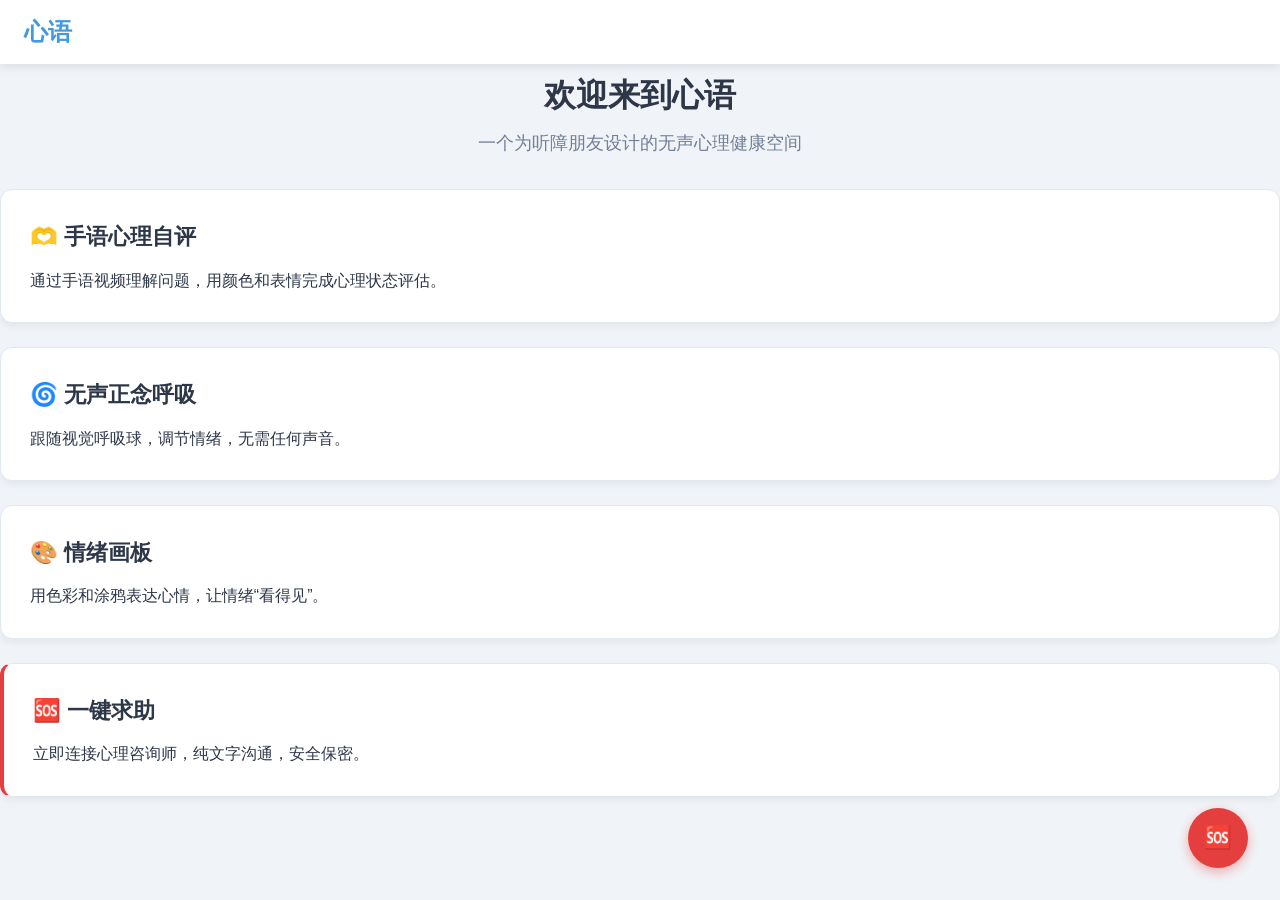
<file: index.html>
<!-- 首页（入口） -->
<!DOCTYPE html>
<html lang="zh-CN">
<head>
  <meta charset="UTF-8" />
  <meta name="viewport" content="width=device-width, initial-scale=1.0"/>
  <title>心语 · 无障碍心理健康平台</title>
  <link rel="stylesheet" href="css/style.css" />
</head>
<body>
  <!-- 固定头部 -->
  <header>
    <div class="logo">心语</div>
  </header>

  <!-- 一键求助悬浮按钮 -->
  <div class="help-btn" aria-label="一键求助" onclick="location.href='help.html'">
    🆘
  </div>

  <!-- 主内容区 -->
  <div class="container">
    <h1 class="page-title">欢迎来到心语</h1>
    <p class="subtitle">一个为听障朋友设计的无声心理健康空间</p>

    <!-- 功能卡片 -->
    <div class="card feature-card" onclick="goTo('self-assessment.html')">
      <h2>🫶 手语心理自评</h2>
      <p>通过手语视频理解问题，用颜色和表情完成心理状态评估。</p>
    </div>

    <div class="card feature-card" onclick="goTo('mindfulness.html')">
      <h2>🌀 无声正念呼吸</h2>
      <p>跟随视觉呼吸球，调节情绪，无需任何声音。</p>
    </div>

    <div class="card feature-card" onclick="goTo('emotion-canvas.html')">
      <h2>🎨 情绪画板</h2>
      <p>用色彩和涂鸦表达心情，让情绪“看得见”。</p>
    </div>

    <div class="card feature-card emergency" onclick="goTo('help.html')">
      <h2>🆘 一键求助</h2>
      <p>立即连接心理咨询师，纯文字沟通，安全保密。</p>
    </div>
  </div>

  <script>
    // 卡片点击跳转
    function goTo(page) {
      window.location.href = page;
    }

    // 键盘可访问性：回车/空格触发卡片
    document.querySelectorAll('.feature-card').forEach(card => {
      card.tabIndex = 0; // 使 div 可聚焦
      card.addEventListener('keydown', (e) => {
        if (e.key === 'Enter' || e.key === ' ') {
          e.preventDefault();
          card.click();
        }
      });
    });
  </script>
</body>
</html>
</file>
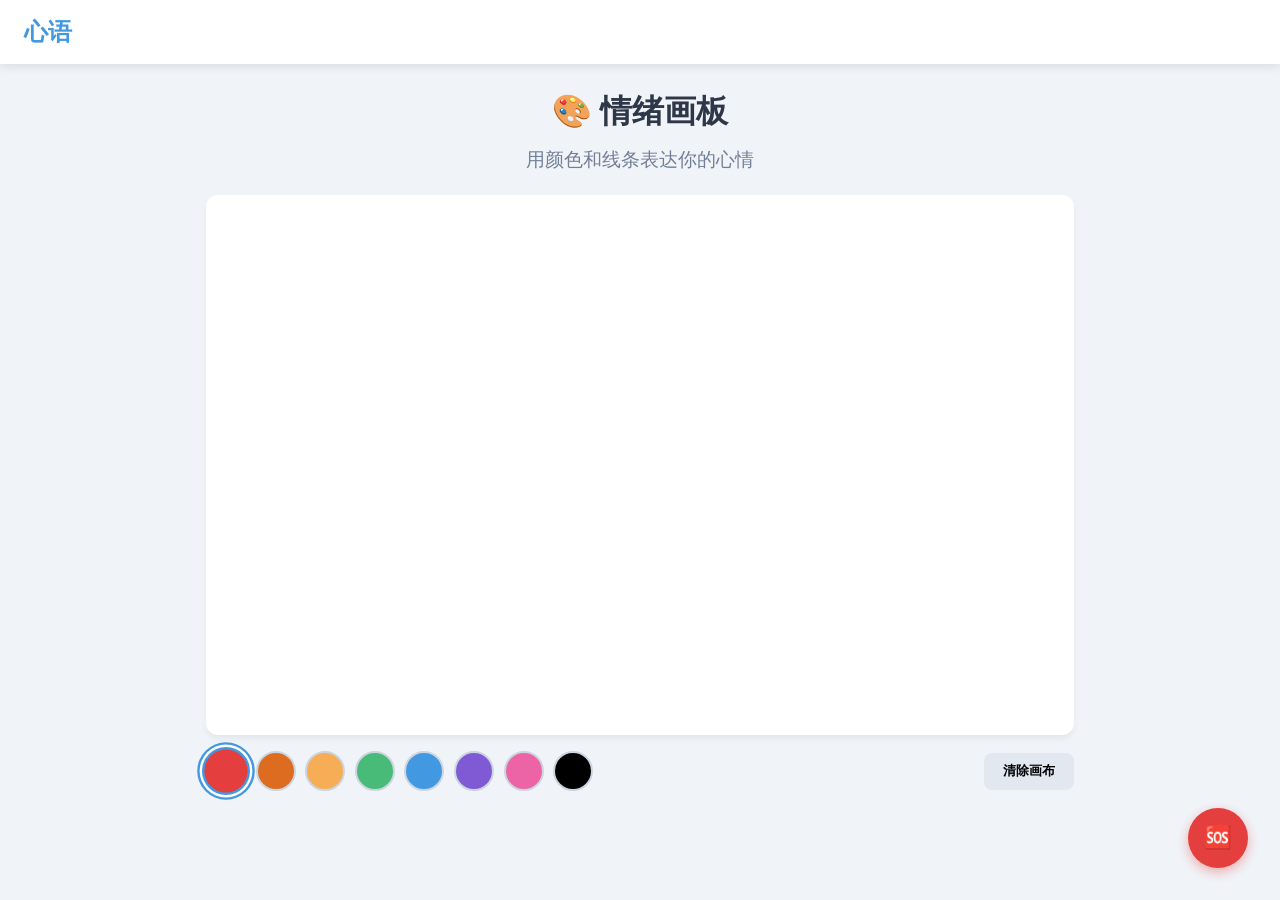
<file: emotion-canvas.html>
<!-- 视觉化情绪画板页 -->
 <!DOCTYPE html>
<html lang="zh-CN">
<head>
  <meta charset="UTF-8" />
  <meta name="viewport" content="width=device-width, initial-scale=1.0"/>
  <title>情绪画板 · 心语</title>
  <link rel="stylesheet" href="css/style.css" />
  <style>
    .canvas-container {
      max-width: 900px;
      margin: 0 auto;
      padding: 1rem;
    }

    .guide {
      text-align: center;
      margin-bottom: 1.2rem;
      color: var(--text-light);
      font-size: 1.2rem;
    }

    #drawing-canvas {
      width: 100%;
      height: 60vh;
      background-color: white;
      border-radius: 12px;
      box-shadow: 0 4px 6px rgba(0,0,0,0.05);
      cursor: crosshair;
      display: block;
    }

    .controls {
      display: flex;
      justify-content: space-between;
      align-items: center;
      margin-top: 1rem;
    }

    .color-palette {
      display: flex;
      gap: 0.6rem;
      flex-wrap: wrap;
    }

    .color-btn {
      width: 40px;
      height: 40px;
      border-radius: 50%;
      border: 2px solid #cbd5e0;
      cursor: pointer;
      transition: transform 0.15s;
    }

    .color-btn.active {
      transform: scale(1.2);
      border-color: var(--accent-blue);
      box-shadow: 0 0 0 2px white, 0 0 0 4px var(--accent-blue);
    }

    .clear-btn {
      padding: 0.6rem 1.2rem;
      background-color: #e2e8f0;
      border: none;
      border-radius: 8px;
      font-weight: bold;
      cursor: pointer;
    }

    .clear-btn:hover {
      background-color: #cbd5e0;
    }
  </style>
</head>
<body>
  <header>
    <div class="logo">心语</div>
  </header>

  <div class="help-btn" aria-label="一键求助" onclick="location.href='help.html'">🆘</div>

  <div class="canvas-container">
    <h1 style="text-align:center; margin-bottom: 0.5rem;">🎨 情绪画板</h1>
    <p class="guide">用颜色和线条表达你的心情</p>

    <canvas id="drawing-canvas"></canvas>

    <div class="controls">
      <div class="color-palette" id="color-palette">
        <!-- 颜色将由 JS 动态生成 -->
      </div>
      <button class="clear-btn" onclick="clearCanvas()">清除画布</button>
    </div>
  </div>

  <script>
    // 配置
    const colors = [
      '#e53e3e', // 红 - 愤怒/焦虑
      '#dd6b20', // 橙 - 紧张
      '#f6ad55', // 黄 - 不安
      '#48bb78', // 绿 - 平静
      '#4299e1', // 蓝 - 安宁
      '#805ad5', // 紫 - 孤独
      '#ed64a6', // 粉 - 温柔
      '#000000'  // 黑 - 压抑
    ];

    let currentColor = colors[0];
    let isDrawing = false;
    let lastX = 0;
    let lastY = 0;

    const canvas = document.getElementById('drawing-canvas');
    const ctx = canvas.getContext('2d');
    const colorPalette = document.getElementById('color-palette');

    // 设置 canvas 实际分辨率（避免模糊）
    function resizeCanvas() {
      const displayWidth = canvas.clientWidth;
      const displayHeight = canvas.clientHeight;
      canvas.width = displayWidth * window.devicePixelRatio;
      canvas.height = displayHeight * window.devicePixelRatio;
      ctx.scale(window.devicePixelRatio, window.devicePixelRatio);
      ctx.lineCap = 'round';
      ctx.lineJoin = 'round';
      ctx.lineWidth = 4;
    }

    window.addEventListener('load', () => {
      resizeCanvas();
      initColorPalette();
    });

    window.addEventListener('resize', () => {
      resizeCanvas();
    });

    // 初始化颜色选择器
    function initColorPalette() {
      colorPalette.innerHTML = '';
      colors.forEach(color => {
        const btn = document.createElement('div');
        btn.className = 'color-btn';
        btn.style.backgroundColor = color;
        btn.setAttribute('aria-label', `选择颜色 ${color}`);
        btn.onclick = () => {
          currentColor = color;
          document.querySelectorAll('.color-btn').forEach(b => b.classList.remove('active'));
          btn.classList.add('active');
        };
        if (color === currentColor) {
          btn.classList.add('active');
        }
        colorPalette.appendChild(btn);
      });
    }

    // 绘图事件
    function startDrawing(e) {
      isDrawing = true;
      [lastX, lastY] = getCoordinates(e);
    }

    function draw(e) {
      if (!isDrawing) return;
      const [x, y] = getCoordinates(e);
      ctx.strokeStyle = currentColor;
      ctx.beginPath();
      ctx.moveTo(lastX, lastY);
      ctx.lineTo(x, y);
      ctx.stroke();
      [lastX, lastY] = [x, y];
    }

    function stopDrawing() {
      isDrawing = false;
    }

    function getCoordinates(e) {
      let x, y;
      if (e.type.includes('touch')) {
        const touch = e.touches[0] || e.changedTouches[0];
        const rect = canvas.getBoundingClientRect();
        x = touch.clientX - rect.left;
        y = touch.clientY - rect.top;
      } else {
        const rect = canvas.getBoundingClientRect();
        x = e.clientX - rect.left;
        y = e.clientY - rect.top;
      }
      return [x, y];
    }

    // 绑定事件（支持鼠标和触屏）
    canvas.addEventListener('mousedown', startDrawing);
    canvas.addEventListener('mousemove', draw);
    canvas.addEventListener('mouseup', stopDrawing);
    canvas.addEventListener('mouseout', stopDrawing);

    canvas.addEventListener('touchstart', (e) => {
      e.preventDefault();
      startDrawing(e);
    });
    canvas.addEventListener('touchmove', (e) => {
      e.preventDefault();
      draw(e);
    });
    canvas.addEventListener('touchend', stopDrawing);

    // 清除画布
    function clearCanvas() {
      ctx.clearRect(0, 0, canvas.width / window.devicePixelRatio, canvas.height / window.devicePixelRatio);
    }
  </script>
</body>
</html>
</file>
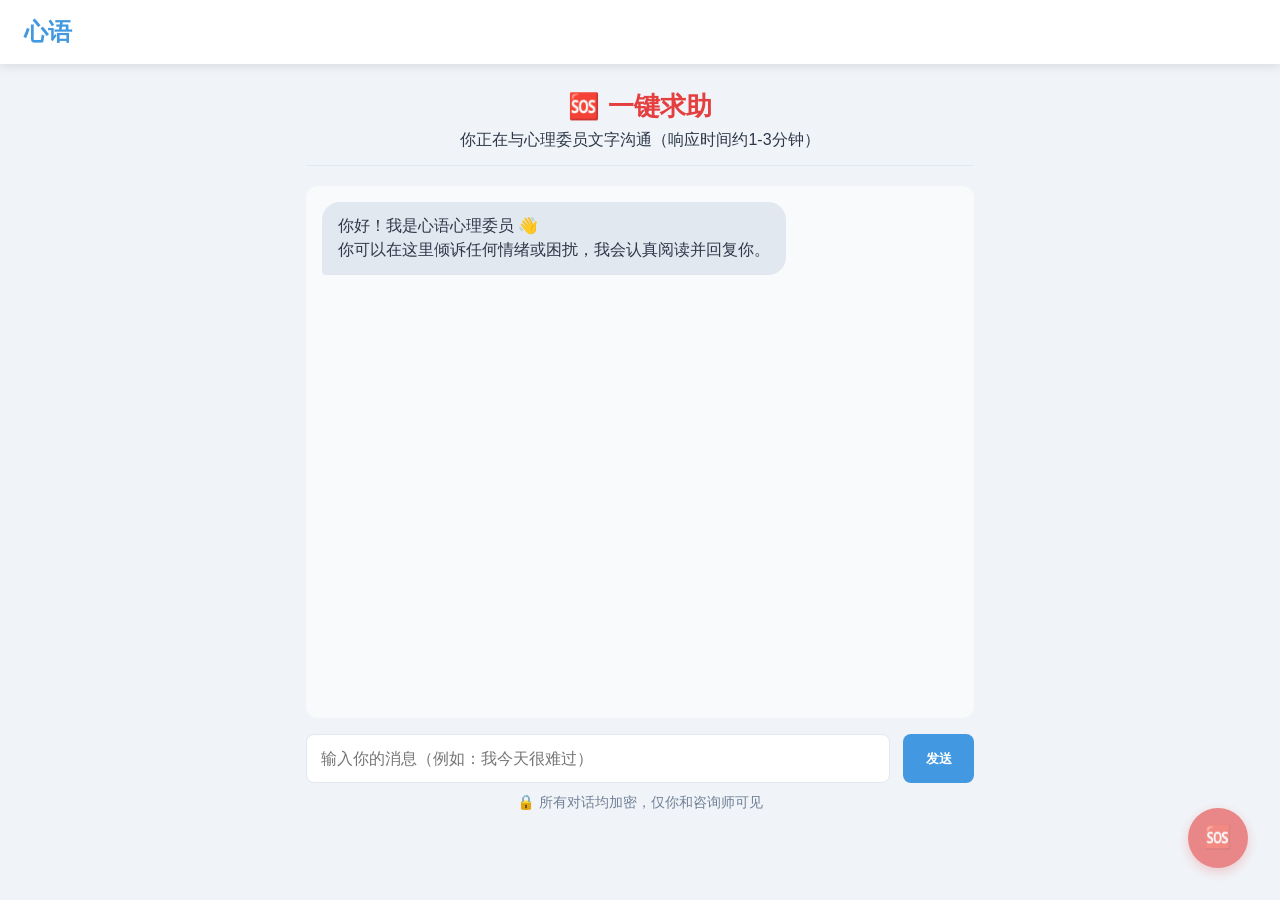
<file: help.html>
<!-- 一键求助/文字咨询页 -->
 <!DOCTYPE html>
<html lang="zh-CN">
<head>
  <meta charset="UTF-8" />
  <meta name="viewport" content="width=device-width, initial-scale=1.0"/>
  <title>一键求助 · 心语</title>
  <link rel="stylesheet" href="css/style.css" />
  <style>
    /* 本页面特有样式 */
    .chat-container {
      max-width: 700px;
      margin: 0 auto;
      padding: 1rem;
      height: calc(100vh - 140px); /* 减去 header + input 区高度 */
      display: flex;
      flex-direction: column;
    }

    .chat-header {
      text-align: center;
      margin-bottom: 1.2rem;
      padding-bottom: 0.8rem;
      border-bottom: 1px solid var(--border-color);
    }

    .chat-header h1 {
      font-size: 1.6rem;
      color: var(--accent-red);
    }

    .chat-box {
      flex: 1;
      overflow-y: auto;
      padding: 1rem;
      background-color: #f8fafc;
      border-radius: 12px;
      margin-bottom: 1rem;
      display: flex;
      flex-direction: column;
    }

    .message {
      max-width: 80%;
      padding: 0.8rem 1rem;
      margin-bottom: 1rem;
      border-radius: 18px;
      line-height: 1.5;
      position: relative;
      word-break: break-word;
    }

    .message.received {
      background-color: #e2e8f0;
      align-self: flex-start;
      border-bottom-left-radius: 4px;
    }

    .message.sent {
      background-color: var(--accent-blue);
      color: white;
      align-self: flex-end;
      border-bottom-right-radius: 4px;
    }

    .input-area {
      display: flex;
      gap: 0.8rem;
    }

    #message-input {
      flex: 1;
      padding: 0.9rem;
      border: 1px solid var(--border-color);
      border-radius: 8px;
      font-size: 1rem;
    }

    #send-btn {
      padding: 0.9rem 1.4rem;
      background-color: var(--accent-blue);
      color: white;
      border: none;
      border-radius: 8px;
      cursor: pointer;
      font-weight: bold;
    }

    #send-btn:hover {
      background-color: #3182ce;
    }

    #send-btn:disabled {
      background-color: #a0aec0;
      cursor: not-allowed;
    }

    .status {
      font-size: 0.9rem;
      color: var(--text-light);
      text-align: center;
      margin-top: 0.5rem;
    }
  </style>
</head>
<body>
  <header>
    <div class="logo">心语</div>
  </header>

  <div class="help-btn" aria-label="返回求助页" style="opacity: 0.6; pointer-events: none;">🆘</div>

  <div class="chat-container">
    <div class="chat-header">
      <h1>🆘 一键求助</h1>
      <p>你正在与心理委员文字沟通（响应时间约1-3分钟）</p>
    </div>

    <div class="chat-box" id="chat-box">
      <!-- 消息将通过 JS 动态插入 -->
    </div>

    <div class="input-area">
      <input type="text" id="message-input" placeholder="输入你的消息（例如：我今天很难过）" maxlength="200" />
      <button id="send-btn" onclick="sendMessage()">发送</button>
    </div>

    <p class="status">🔒 所有对话均加密，仅你和咨询师可见</p>
  </div>

  <script>
    const chatBox = document.getElementById('chat-box');
    const messageInput = document.getElementById('message-input');
    const sendBtn = document.getElementById('send-btn');

    // 初始化：自动发送欢迎消息
    window.addEventListener('load', () => {
      addMessage('你好！我是心语心理委员 👋<br/>你可以在这里倾诉任何情绪或困扰，我会认真阅读并回复你。', 'received');
      scrollToBottom();
    });

    function addMessage(text, type) {
      const msgDiv = document.createElement('div');
      msgDiv.classList.add('message', type);
      msgDiv.innerHTML = text.replace(/\n/g, '<br/>'); // 支持换行
      chatBox.appendChild(msgDiv);
    }

    function scrollToBottom() {
      chatBox.scrollTop = chatBox.scrollHeight;
    }

    function sendMessage() {
      const text = messageInput.value.trim();
      if (!text) return;

      // 添加用户消息
      addMessage(text, 'sent');
      messageInput.value = '';
      sendBtn.disabled = true;
      scrollToBottom();

      // 模拟“心理委员”回复（3秒后）
      setTimeout(() => {
        const replies = [
          '谢谢你愿意分享，我在这里陪着你 ❤️',
          '你的感受很重要，请继续说。',
          '听起来你经历了一些困难，需要我帮你梳理吗？',
          '你并不孤单，很多人都有类似的感受。',
          '慢慢来，不用着急，我在听。'
        ];
        const randomReply = replies[Math.floor(Math.random() * replies.length)];
        addMessage(randomReply, 'received');
        sendBtn.disabled = false;
        scrollToBottom();
      }, 3000);
    }

    // 回车发送
    messageInput.addEventListener('keypress', (e) => {
      if (e.key === 'Enter') {
        sendMessage();
      }
    });

    // 按钮状态同步
    messageInput.addEventListener('input', () => {
      sendBtn.disabled = messageInput.value.trim() === '';
    });
  </script>
</body>
</html>
</file>
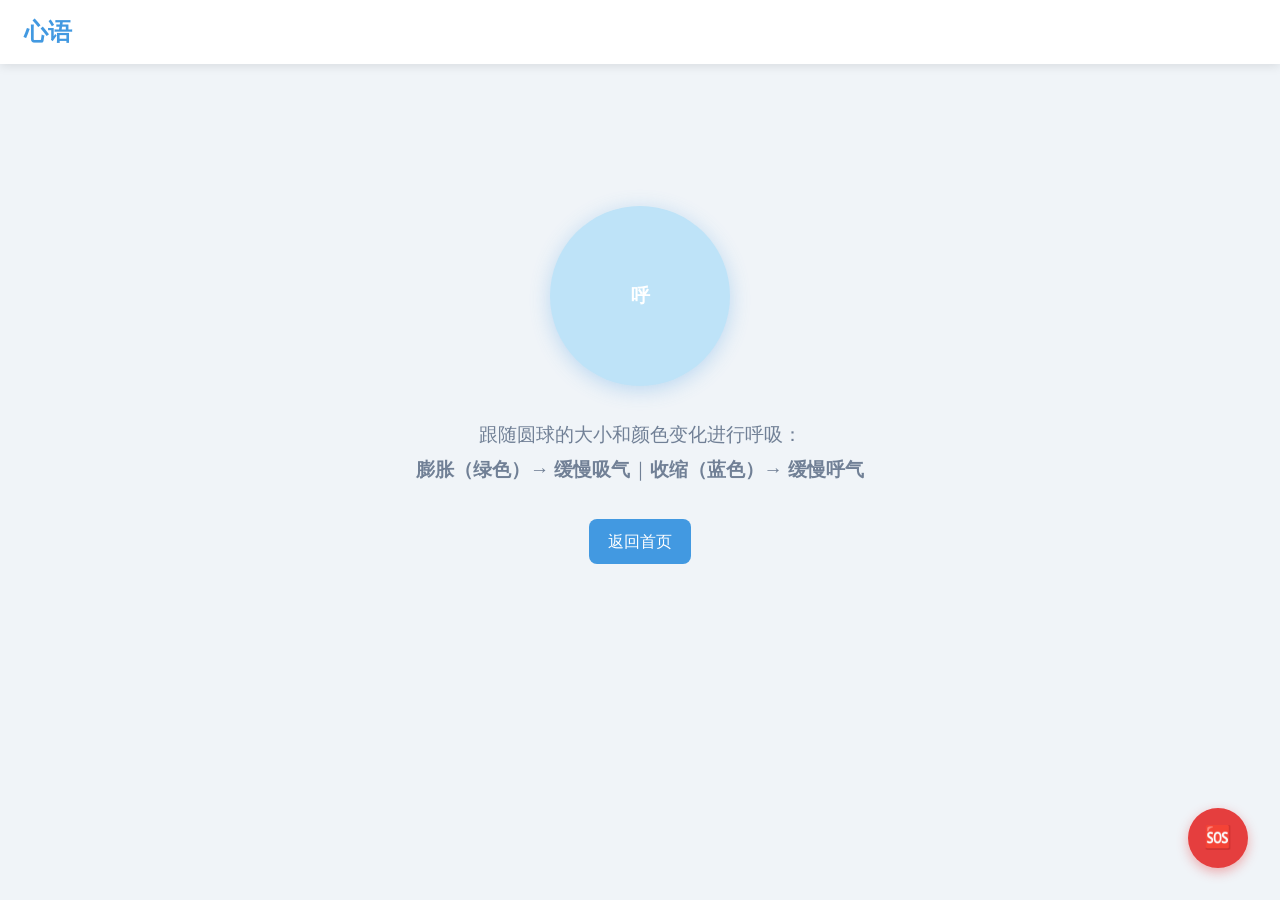
<file: mindfulness.html>
<!-- 无声正念呼吸页 -->
 <!DOCTYPE html>
<html lang="zh-CN">
<head>
  <meta charset="UTF-8" />
  <meta name="viewport" content="width=device-width, initial-scale=1.0"/>
  <title>无声正念呼吸 · 心语</title>
  <link rel="stylesheet" href="css/style.css" />
  <style>
    /* 本页面特有样式 */
    .breath-container {
      display: flex;
      flex-direction: column;
      align-items: center;
      justify-content: center;
      min-height: 70vh;
      text-align: center;
      padding: 2rem;
    }

    #breath-ball {
      width: 180px;
      height: 180px;
      border-radius: 50%;
      background: #bee3f8; /* 初始色：平静蓝 */
      display: flex;
      align-items: center;
      justify-content: center;
      font-size: 1.2rem;
      color: white;
      font-weight: bold;
      box-shadow: 0 4px 20px rgba(66, 153, 225, 0.3);
      animation: breathe 10s infinite;
      margin-bottom: 2rem;
    }

    .instruction {
      font-size: 1.2rem;
      color: var(--text-light);
      max-width: 600px;
      line-height: 1.8;
    }

    .back-home {
      margin-top: 2rem;
      display: inline-block;
      padding: 0.6rem 1.2rem;
      background: var(--accent-blue);
      color: white;
      text-decoration: none;
      border-radius: 8px;
      font-weight: 500;
    }

    .back-home:hover {
      opacity: 0.9;
    }

    /* 呼吸动画：吸气4秒（膨胀+变绿），呼气6秒（收缩+变蓝） */
    @keyframes breathe {
      0% {
        transform: scale(1);
        background-color: #bee3f8; /* 蓝 */
        content: "呼";
      }
      40% {
        transform: scale(1.4);
        background-color: #c6f6d5; /* 绿 */
        content: "吸";
      }
      100% {
        transform: scale(1);
        background-color: #bee3f8; /* 蓝 */
        content: "呼";
      }
    }

    /* 动态更新文字（通过JS） */
    .breath-text {
      font-size: 1.1rem;
      font-weight: bold;
      margin-top: 0.5rem;
      color: var(--text-dark);
    }
  </style>
</head>
<body>
  <header>
    <div class="logo">心语</div>
  </header>

  <div class="help-btn" aria-label="一键求助" onclick="location.href='help.html'">🆘</div>

  <div class="breath-container">
    <div id="breath-ball">
      <span id="breath-text">呼</span>
    </div>
    <p class="instruction">跟随圆球的大小和颜色变化进行呼吸：<br/>
      <strong>膨胀（绿色）→ 缓慢吸气</strong>｜<strong>收缩（蓝色）→ 缓慢呼气</strong>
    </p>
    <a href="index.html" class="back-home">返回首页</a>
  </div>

  <script>
    // 呼吸状态管理
    const breathBall = document.getElementById('breath-ball');
    const breathText = document.getElementById('breath-text');

    let isAnimating = true;

    function updateBreathState() {
      if (!isAnimating) return;

      // 每4秒切换一次状态（模拟吸/呼节奏）
      setInterval(() => {
        if (breathText.textContent === '呼') {
          breathText.textContent = '吸';
        } else {
          breathText.textContent = '呼';
          // 呼气结束时触发振动（仅在支持的设备上）
          if (navigator.vibrate) {
            navigator.vibrate(200); // 振动200毫秒
          }
        }
      }, 4000);
    }

    // 页面加载后启动
    window.addEventListener('load', () => {
      // 确保动画流畅重启
      breathBall.style.animation = 'none';
      setTimeout(() => {
        breathBall.style.animation = 'breathe 10s infinite';
      }, 10);

      updateBreathState();
    });

    // 键盘支持：按空格暂停/继续（可选扩展）
    document.addEventListener('keydown', (e) => {
      if (e.key === ' ') {
        e.preventDefault();
        isAnimating = !isAnimating;
        if (!isAnimating) {
          breathBall.style.animationPlayState = 'paused';
        } else {
          breathBall.style.animationPlayState = 'running';
        }
      }
    });
  </script>
</body>
</html>
</file>
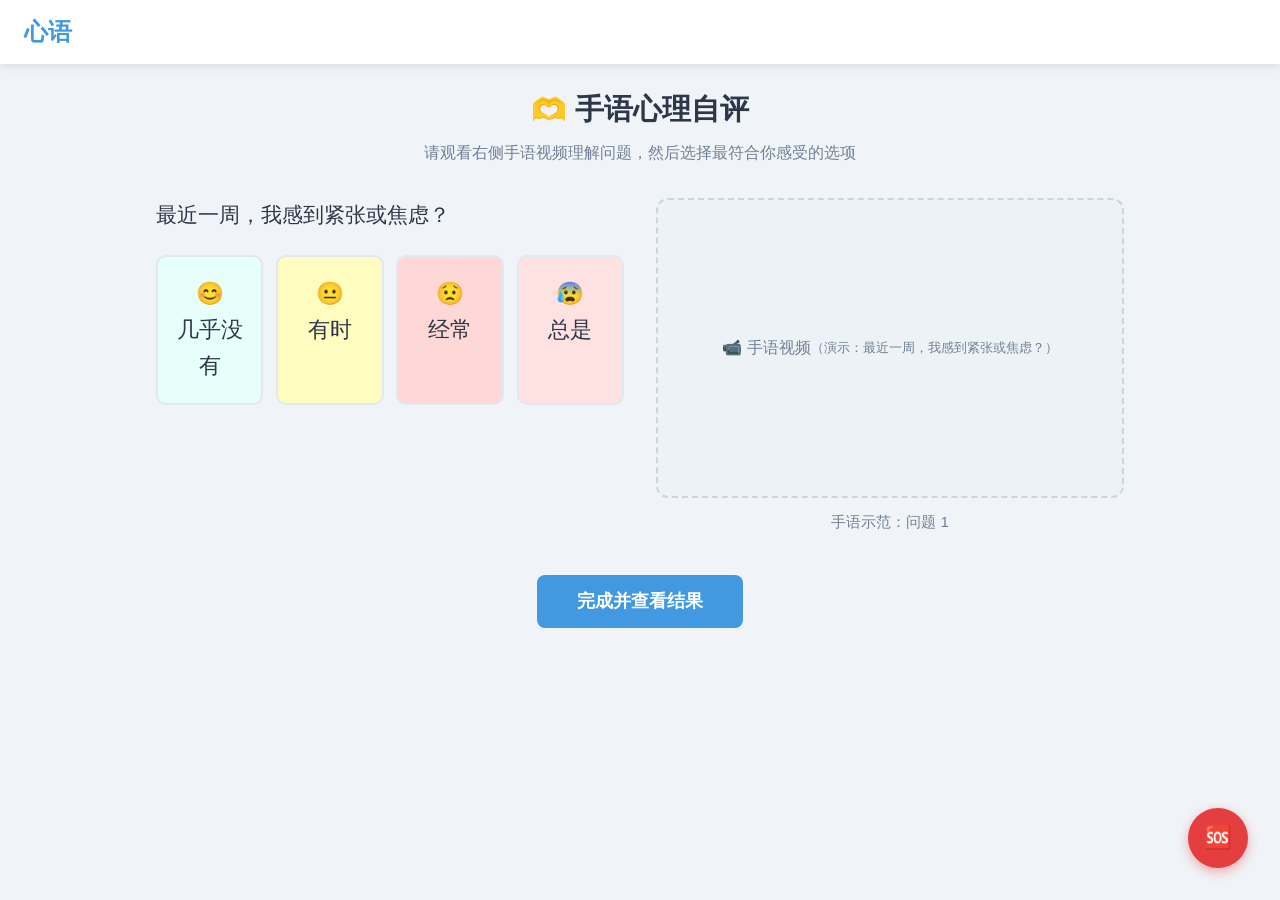
<file: self-assessment.html>
<!-- 手语心理自评页 -->
 <!DOCTYPE html>
<html lang="zh-CN">
<head>
  <meta charset="UTF-8" />
  <meta name="viewport" content="width=device-width, initial-scale=1.0"/>
  <title>手语心理自评 · 心语</title>
  <link rel="stylesheet" href="css/style.css" />
  <style>
    .assessment-container {
      max-width: 1000px;
      margin: 0 auto;
      padding: 1rem;
    }

    .page-header {
      text-align: center;
      margin-bottom: 2rem;
    }

    .page-header h1 {
      font-size: 1.8rem;
      color: var(--text-dark);
    }

    .page-header p {
      color: var(--text-light);
      margin-top: 0.5rem;
    }

    /* 双栏布局 */
    .question-section {
      display: flex;
      gap: 2rem;
      margin-bottom: 2.5rem;
    }

    .question-panel {
      flex: 1;
    }

    .sign-video-panel {
      flex: 1;
      display: flex;
      flex-direction: column;
      align-items: center;
    }

    .sign-placeholder {
      width: 100%;
      height: 300px;
      background: #edf2f7;
      border-radius: 12px;
      display: flex;
      align-items: center;
      justify-content: center;
      color: var(--text-light);
      text-align: center;
      padding: 1rem;
      border: 2px dashed #cbd5e0;
    }

    .sign-label {
      margin-top: 0.8rem;
      font-size: 0.95rem;
      color: var(--text-light);
    }

    /* 问题样式 */
    .question-text {
      font-size: 1.3rem;
      margin-bottom: 1.5rem;
      line-height: 1.6;
    }

    /* 选项按钮 - 情绪化设计 */
    .options {
      display: grid;
      grid-template-columns: repeat(4, 1fr);
      gap: 0.8rem;
    }

    .option-btn {
      padding: 1.2rem 0.5rem;
      border: 2px solid #e2e8f0;
      border-radius: 10px;
      background: white;
      cursor: pointer;
      text-align: center;
      transition: all 0.2s;
      font-size: 1.4rem;
    }

    .option-btn:hover {
      transform: translateY(-3px);
      box-shadow: 0 4px 8px rgba(0,0,0,0.1);
    }

    .option-btn.selected {
      border-color: var(--accent-blue);
      background-color: #ebf8ff;
      font-weight: bold;
    }

    /* 颜色映射 */
    .opt-happy { background-color: #e6fffa; }
    .opt-ok { background-color: #fefcbf; }
    .opt-worried { background-color: #fed7d7; }
    .opt-distressed { background-color: #fee2e2; }

    /* 提交按钮 */
    .submit-section {
      text-align: center;
      margin-top: 2rem;
    }

    .submit-btn {
      padding: 0.9rem 2.5rem;
      background-color: var(--accent-blue);
      color: white;
      border: none;
      border-radius: 8px;
      font-size: 1.1rem;
      font-weight: bold;
      cursor: pointer;
    }

    .submit-btn:hover {
      background-color: #3182ce;
    }

    /* 响应式：小屏堆叠 */
    @media (max-width: 768px) {
      .question-section {
        flex-direction: column;
      }
      .options {
        grid-template-columns: repeat(2, 1fr);
      }
      .option-btn {
        padding: 1rem 0.3rem;
        font-size: 1.2rem;
      }
    }
  </style>
</head>
<body>
  <header>
    <div class="logo">心语</div>
  </header>

  <div class="help-btn" aria-label="一键求助" onclick="location.href='help.html'">🆘</div>

  <div class="assessment-container">
    <div class="page-header">
      <h1>🫶 手语心理自评</h1>
      <p>请观看右侧手语视频理解问题，然后选择最符合你感受的选项</p>
    </div>

    <!-- 示例：第一个问题 -->
    <div class="question-section">
      <div class="question-panel">
        <div class="question-text">最近一周，我感到紧张或焦虑？</div>
        <div class="options">
          <div class="option-btn opt-happy" data-value="1" onclick="selectOption(this)">😊<br/>几乎没有</div>
          <div class="option-btn opt-ok" data-value="2" onclick="selectOption(this)">😐<br/>有时</div>
          <div class="option-btn opt-worried" data-value="3" onclick="selectOption(this)">😟<br/>经常</div>
          <div class="option-btn opt-distressed" data-value="4" onclick="selectOption(this)">😰<br/>总是</div>
        </div>
      </div>

      <div class="sign-video-panel">
        <div class="sign-placeholder">
          📹 手语视频<br/>
          <small>（演示：最近一周，我感到紧张或焦虑？）</small>
        </div>
        <div class="sign-label">手语示范：问题 1</div>
      </div>
    </div>

    <!-- 可添加更多问题（此处简化为1个示例） -->

    <div class="submit-section">
      <button class="submit-btn" onclick="submitAssessment()">完成并查看结果</button>
    </div>
  </div>

  <script>
    let selectedOptions = {};

    function selectOption(btn) {
      // 同一题只选一个
      const questionIndex = 0; // 简化：假设只有1题
      const buttons = document.querySelectorAll('.option-btn');
      buttons.forEach(b => b.classList.remove('selected'));
      btn.classList.add('selected');
      selectedOptions[questionIndex] = btn.getAttribute('data-value');
    }

    function submitAssessment() {
      if (Object.keys(selectedOptions).length === 0) {
        alert('请先选择你的感受');
        return;
      }

      // 模拟跳转到结果页（或显示提示）
      alert('✅ 自评完成！\n\n你的回答已记录。\n\n在真实系统中，将为你生成个性化心理健康建议。');
      
      // 可跳转到首页
      window.location.href = 'index.html';
    }

    // 键盘支持（可选）
    document.querySelectorAll('.option-btn').forEach((btn, index) => {
      btn.tabIndex = 0;
      btn.addEventListener('keydown', (e) => {
        if (e.key === 'Enter' || e.key === ' ') {
          e.preventDefault();
          selectOption(btn);
        }
      });
    });
  </script>
</body>
</html>
</file>
<file: css/style.css>
/* 全局样式（统一配色、无障碍设计） */
/* css/style.css */
:root {
  /* 配色方案：低刺激、高对比、情绪化 */
  --primary-bg: #f0f4f8;
  --card-bg: #ffffff;
  --text-dark: #2d3748;
  --text-light: #718096;
  --accent-blue: #4299e1;
  --accent-red: #e53e3e;
  --border-color: #e2e8f0;
}

* {
  margin: 0;
  padding: 0;
  box-sizing: border-box;
}

body {
  font-family: 'Segoe UI', 'PingFang SC', 'Microsoft YaHei', sans-serif;
  background-color: var(--primary-bg);
  color: var(--text-dark);
  line-height: 1.6;
  padding-top: 70px; /* 为固定头部留空间 */
}

/* 头部 */
header {
  position: fixed;
  top: 0;
  left: 0;
  width: 100%;
  background: white;
  box-shadow: 0 2px 10px rgba(0,0,0,0.1);
  z-index: 1000;
  display: flex;
  justify-content: space-between;
  align-items: center;
  padding: 0.8rem 1.5rem;
}

.logo {
  font-size: 1.5rem;
  font-weight: bold;
  color: var(--accent-blue);
}

/* 页面标题 */
.page-title {
  text-align: center;
  margin-bottom: 0.5rem;
  font-size: 2rem;
  color: var(--text-dark);
}

.subtitle {
  text-align: center;
  margin-bottom: 2rem;
  color: var(--text-light);
  font-size: 1.1rem;
}

/* 功能卡片 */
.card {
  background: var(--card-bg);
  border-radius: 12px;
  padding: 1.8rem;
  margin-bottom: 1.5rem;
  box-shadow: 0 4px 6px rgba(0,0,0,0.05);
  border: 1px solid var(--border-color);
  transition: transform 0.2s, box-shadow 0.2s;
}

.feature-card {
  cursor: pointer;
}

.feature-card:hover {
  transform: translateY(-4px);
  box-shadow: 0 6px 12px rgba(0,0,0,0.1);
}

.emergency {
  border-left: 4px solid var(--accent-red) !important;
}

.feature-card h2 {
  margin-bottom: 0.8rem;
  font-size: 1.4rem;
}

/* 一键求助按钮 */
.help-btn {
  position: fixed;
  bottom: 2rem;
  right: 2rem;
  width: 60px;
  height: 60px;
  background: var(--accent-red);
  color: white;
  border-radius: 50%;
  display: flex;
  align-items: center;
  justify-content: center;
  font-size: 1.4rem;
  box-shadow: 0 4px 12px rgba(229, 62, 62, 0.4);
  cursor: pointer;
  z-index: 999;
  animation: pulse 2s infinite;
  border: none;
  outline: none;
}

@keyframes pulse {
  0% { box-shadow: 0 0 0 0 rgba(229, 62, 62, 0.7); }
  70% { box-shadow: 0 0 0 12px rgba(229, 62, 62, 0); }
  100% { box-shadow: 0 0 0 0 rgba(229, 62, 62, 0); }
}

/* 无障碍焦点样式 */
.feature-card:focus,
.help-btn:focus {
  outline: 3px solid var(--accent-blue);
  outline-offset: 4px;
}

/* 响应式 */
@media (max-width: 768px) {
  .container {
    padding: 1rem;
  }
  .card {
    padding: 1.4rem;
  }
  .page-title {
    font-size: 1.6rem;
  }
}
</file>
